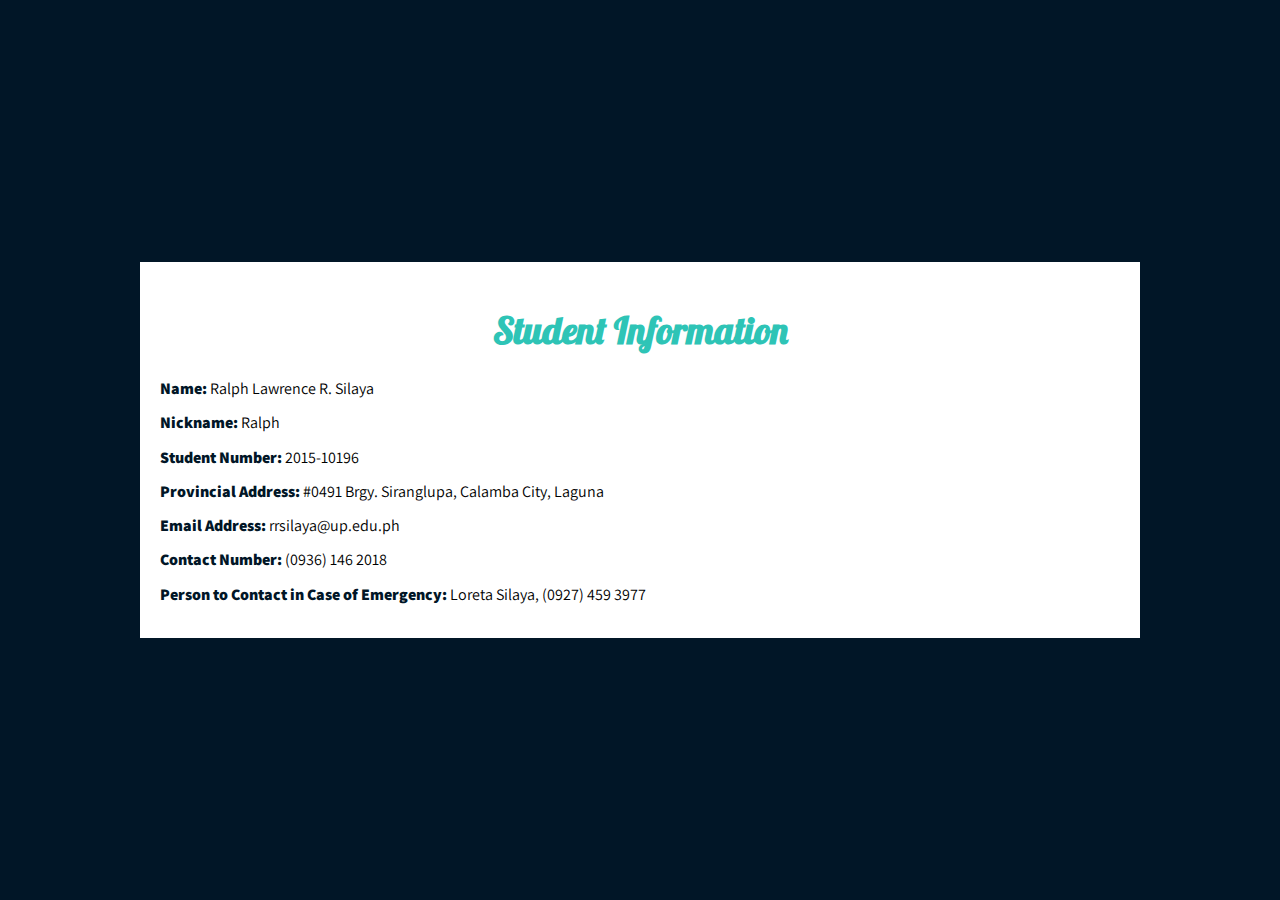
<file: index.html>
<!doctype html>
<html>
  <head>
    <title>Ralph Lawrence's</title>

    <link href="https://fonts.googleapis.com/css?family=Lobster" rel="stylesheet">
    <link href="https://fonts.googleapis.com/css?family=Assistant:400,800" rel="stylesheet">
    <link rel="stylesheet" href="./index.css">
  </head>

  <body>
    <div class="container">
      <h1 class="title">Student Information</h1>

      <div class="information">
        <p><span class="label text-blue">Name: </span>Ralph Lawrence R. Silaya</p>
        <p><span class="label text-blue">Nickname: </span>Ralph</p>
        <p><span class="label text-blue">Student Number: </span>2015-10196</p>
        <p><span class="label text-blue">Provincial Address: </span>#0491 Brgy. Siranglupa, Calamba City, Laguna</p>
        <p><span class="label text-blue">Email Address: </span>rrsilaya@up.edu.ph</p>
        <p><span class="label text-blue">Contact Number: </span>(0936) 146 2018</p>
        <p><span class="label text-blue">Person to Contact in Case of Emergency: </span>Loreta Silaya, (0927) 459 3977</p>
      </div>
    </div>
  </body>
</html>
</file>
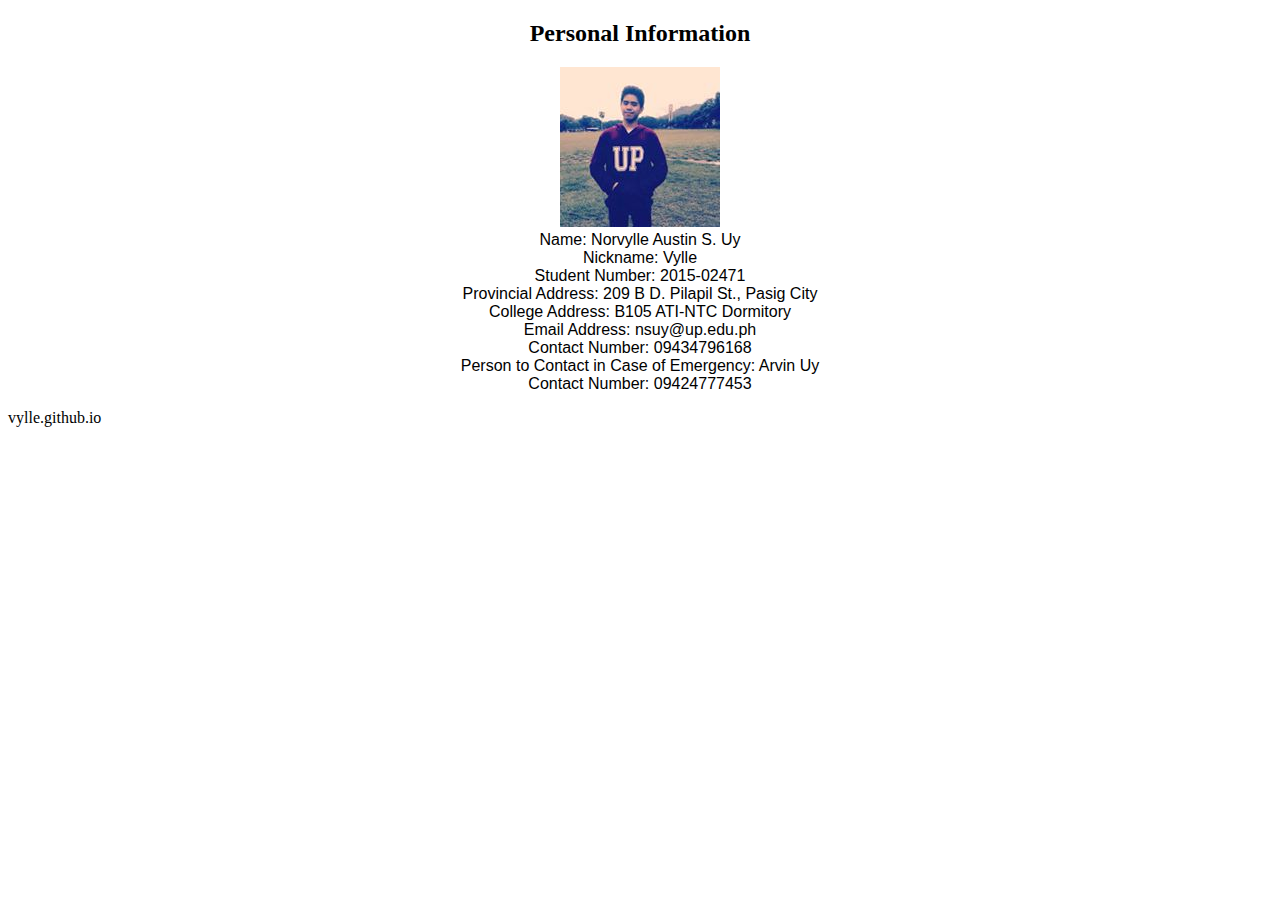
<file: norvylle/index.html>
<!DOCTYPE html>
<html>
<link rel="stylesheet" type="text/css" href="style.css">
<head>
	<title>Personal Information</title>
</head>
<body>
	<h2 id="header">Personal Information</h2>
	<p>
	<img src="vylle.jpg" alt="Isko"><br>
	Name: Norvylle Austin S. Uy
	<br>Nickname: Vylle
	<br>Student Number: 2015-02471
	<br>Provincial Address: 209 B D. Pilapil St., Pasig City
	<br>College Address: B105 ATI-NTC Dormitory
	<br>Email Address: nsuy@up.edu.ph
	<br>Contact Number: 09434796168
	<br>Person to Contact in Case of Emergency: Arvin Uy
	<br>Contact Number: 09424777453</p>
</body>
</html> vylle.github.io
</file>
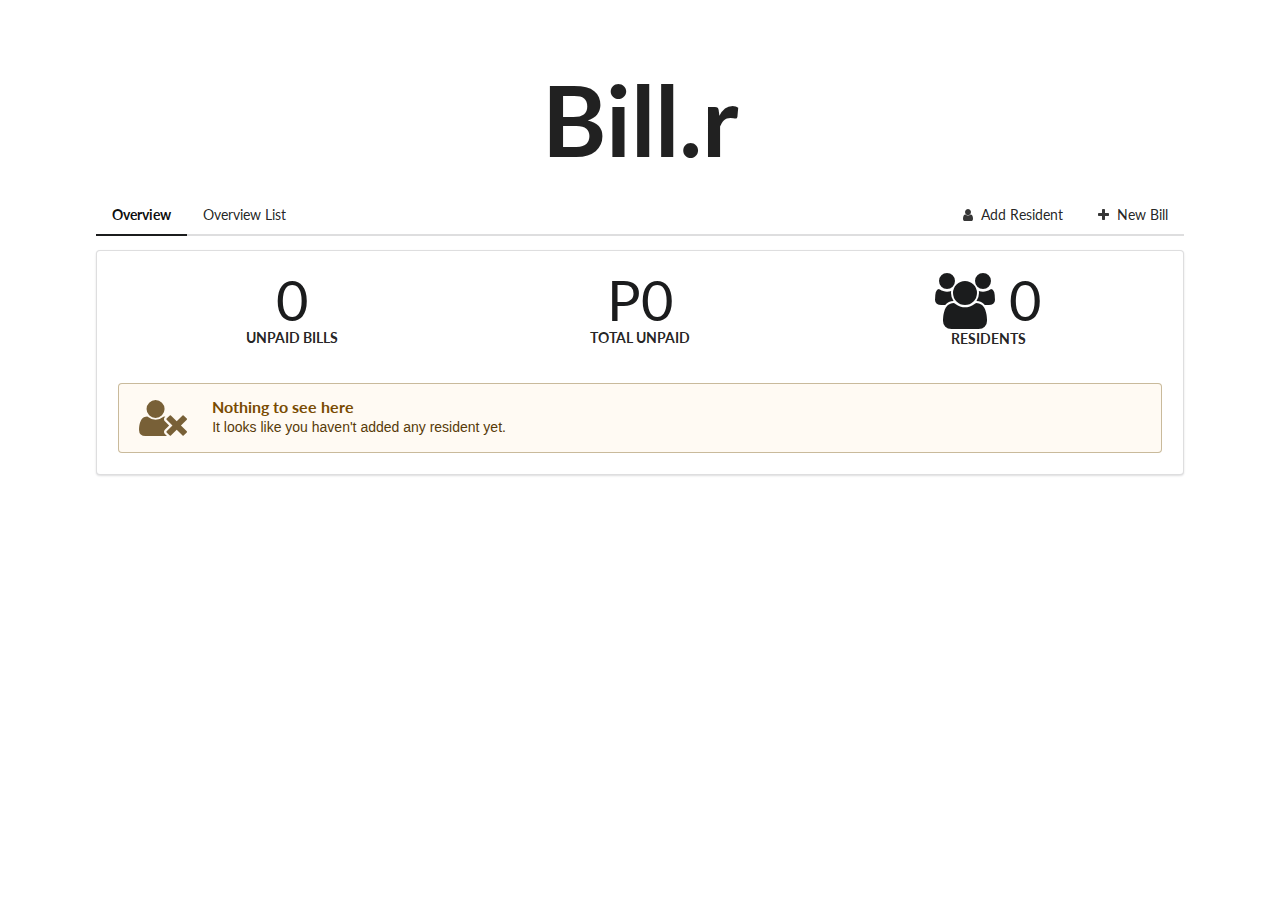
<file: apps/bill.r/index.html>
<!DOCTYPE html><html lang="en"><head><meta charset="utf-8"><meta name="viewport" content="width=device-width,initial-scale=1"><link rel="shortcut icon" href="/apps/bill.r/favicon.ico"><title>Bill.r</title><link href="/apps/bill.r/static/css/main.a4a655fd.css" rel="stylesheet"></head><body><div id="app"></div><script type="text/javascript" src="/apps/bill.r/static/js/main.bdcae08b.js"></script></body></html>
</file>
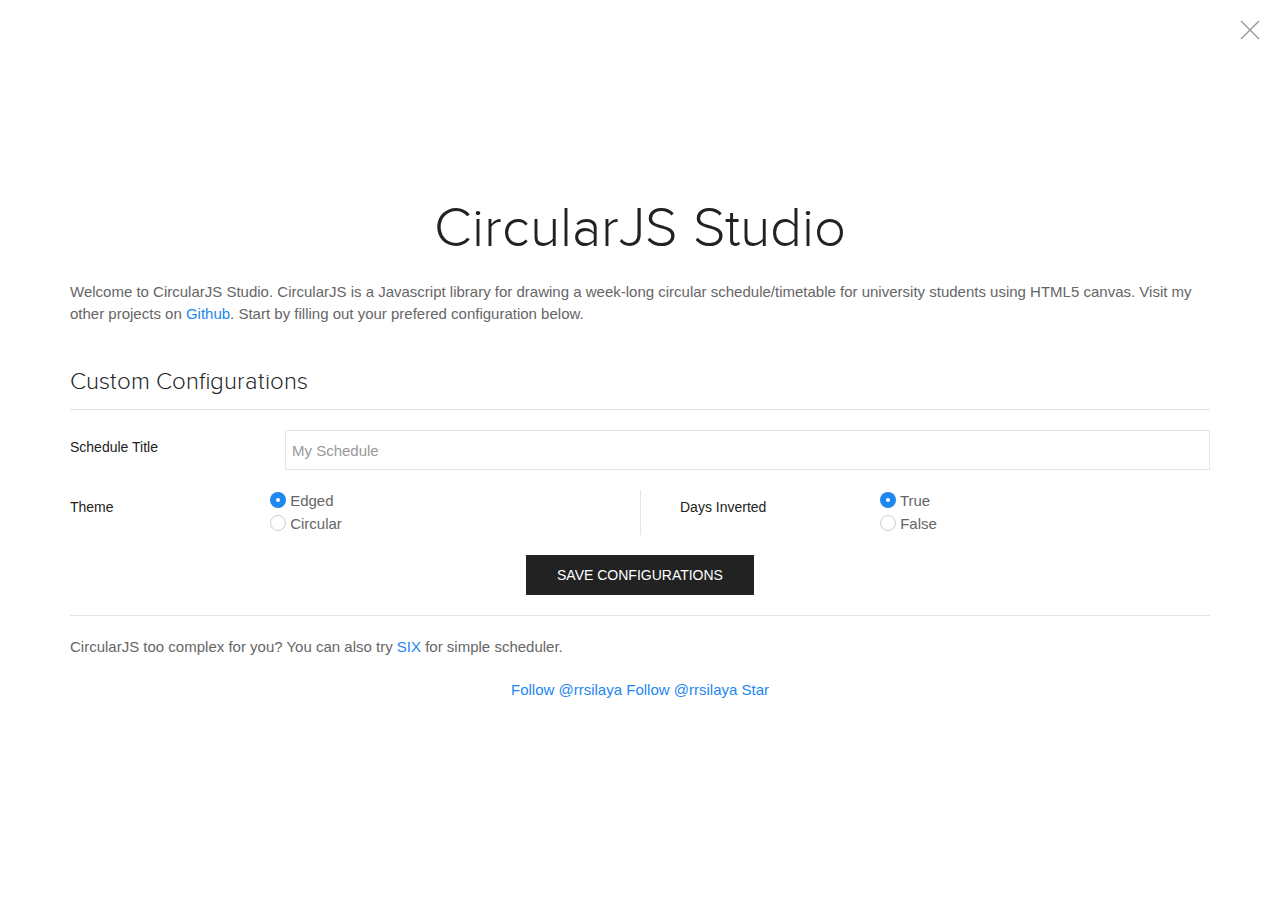
<file: apps/circl.r/index.html>
<!DOCTYPE html>
<html>
<head>
	<title>circl.r - CircularJS Studio</title>

	<link rel="stylesheet" type="text/css" href="fonts/lineto/lineto-font.css" />
	<link rel="stylesheet" type="text/css" href="css/theme.css" />
	<link rel="stylesheet" type="text/css" href="css/index.css" />
</head>

<body>
<div class="uk-offcanvas-content">
	<div id="loader-wrapper"><div uk-spinner></div></div>
	<!-- Workarea -->
	<div id="workarea">
		<canvas id="circular" height="600" width="950">
			HTML5 Canvas is not supported in your browser.
		</canvas>
	</div>

	<div id="hamburger">
		<a href="#" uk-icon="icon: menu" id="showControls"></a>
	</div>

	<!-- Controls -->
	<div id="controls" uk-offcanvas="mode: reveal;">
		<div class="uk-offcanvas-bar">
			<button class="uk-offcanvas-close" type="button" uk-close></button>
			<h2 class="uk-text-center">CircularJS Studio</h3>

			<div class="uk-text-center">
				<button class="uk-button uk-button-default uk-button-small" id="credits">Setup</button>
				<button class="uk-button uk-button-default uk-button-small" id="download">Download</button>
			</div>

			<h4 class="uk-heading-divider">Add Class</h4>
			<form>
				<div class="uk-margin">
					<input class="uk-input" type="text" placeholder="Course" id="coursetitle">
				</div>

				<div class="uk-margin uk-grid-small" uk-grid>
					<div class="uk-width-1-2@s">
						<input class="uk-input" type="text" placeholder="Room" id="room">
					</div>
					<div class="uk-width-1-2@s">
						<input class="uk-input" type="text" placeholder="Section" id="section">
					</div>
				</div>

				<!-- START TIME -->
				<div class="uk-margin uk-form-stacked uk-grid-small" uk-grid>
					<div class="uk-width-1-2@m uk-width-1-1@s">
						<label class="uk-form-label">Start</label>
						<div class="uk-form-controls">
							<select class="uk-select" id="start-hh">
								<option value="7">7</option>
								<option value="8">8</option>
								<option value="9">9</option>
								<option value="10">10</option>
								<option value="11">11</option>
								<option value="12">12</option>
								<option value="13">1</option>
								<option value="14">2</option>
								<option value="15">3</option>
								<option value="16">4</option>
								<option value="17">5</option>
								<option value="18">6</option>
								<option value="19">7</option>
							</select>
						</div>
					</div>
					<div class="uk-width-1-2@m uk-width-1-1@s">
						<div class="uk-form-controls">
							<label class="uk-form-label">&nbsp;</label>
							<select class="uk-select" id="start-mm">
								<option value=":00">: 00</option>
								<option value=":15">: 15</option>
								<option value=":30">: 30</option>
								<option value=":45">: 45</option>
							</select>
						</div>
					</div>
				</div>

				<!-- END TIME -->
				<div class="uk-margin uk-form-stacked uk-grid-small" uk-grid>
					<div class="uk-width-1-2@m uk-width-1-1@s">
						<label class="uk-form-label">End</label>
						<div class="uk-form-controls">
							<select class="uk-select" id="end-hh">
								<option value="7">7</option>
								<option value="8">8</option>
								<option value="9">9</option>
								<option value="10">10</option>
								<option value="11">11</option>
								<option value="12">12</option>
								<option value="13">1</option>
								<option value="14">2</option>
								<option value="15">3</option>
								<option value="16">4</option>
								<option value="17">5</option>
								<option value="18">6</option>
								<option value="19">7</option>
							</select>
						</div>
					</div>
					<div class="uk-width-1-2@m uk-width-1-1@s">
						<div class="uk-form-controls">
							<label class="uk-form-label">&nbsp;</label>
							<select class="uk-select" id="end-mm">
								<option value=":00">: 00</option>
								<option value=":15">: 15</option>
								<option value=":30">: 30</option>
								<option value=":45">: 45</option>
							</select>
						</div>
					</div>
				</div>

				<!-- Days -->
				<div class="uk-margin uk-grid-small" id="days" uk-grid>
					<div class="uk-width-1-2@s uk-child-width-auto">
						<label><input class="uk-checkbox" type="checkbox" name="0">Monday</label><br>
						<label><input class="uk-checkbox" type="checkbox" name="1">Tuesday</label><br>
						<label><input class="uk-checkbox" type="checkbox" name="2">Wednesday</label>
					</div>
					<div class="uk-width-1-2@s uk-child-width-auto">
						<label><input class="uk-checkbox" type="checkbox" name="3">Thursday</label><br>
						<label><input class="uk-checkbox" type="checkbox" name="4">Friday</label>
					</div>
				</div>

				<div class="uk-margin uk-text-center">
					<button class="uk-button uk-button-primary" id="add-class">Add Class</button>
				</div>
			</form>

			<!-- Class List -->
			<table class="uk-table uk-table-responsive uk-table-divider">
				<thead><tr>
					<th>Course</th>
					<th class="uk-table-shrink">Actions</th>
				</tr></thead>
				<tbody>
					<tr><td colspan="2">No classes added yet.</td></tr>
				</tbody>
			</table>
		</div>
	</div>
</div>

<div id="setup-modal" class="uk-modal-full" uk-modal>
	<div class="uk-modal-dialog">
		<button class="uk-modal-close-full uk-close-large" type="button" uk-close></button>
		<div class="uk-grid-collapse uk-flex-middle" uk-grid uk-height-viewport>
			<div class="uk-padding-large">
				<h1 class="uk-heading-primary uk-text-center">CircularJS Studio</h1>
				<p>Welcome to CircularJS Studio. CircularJS is a Javascript library for drawing a week-long circular schedule/timetable for university students using HTML5 canvas. Visit my other projects on <a href="http://rrsilaya.github.io/">Github</a>. Start by filling out your prefered configuration below.</p>

				<h3 class="uk-heading-divider">Custom Configurations</h3>
				<form class="uk-form-horizontal">
					<div class="uk-margin">
						<label class="uk-form-label" for="sched-title">Schedule Title</label>
						<div class="uk-form-controls">
							<input class="uk-input" id="sched-title" type="text" placeholder="My Schedule">
						</div>
					</div>

					<div class="uk-margin uk-grid uk-grid-divider" uk-grid>
						<div class="uk-width-1-2@s">
							<div class="uk-form-label">Theme</div>
							<label><input type="radio" class="uk-radio" name="theme" value="true" checked> Edged</label><br>
							<label><input type="radio" class="uk-radio" name="theme" value="false"> Circular</label>
						</div>
						<div class="uk-width-1-2@s">
							<div class="uk-form-label">Days Inverted</div>
							<label><input type="radio" class="uk-radio" name="inversion" value="true" checked> True</label><br>
							<label><input type="radio" class="uk-radio" name="inversion" value="false"> False</label>
						</div>
					</div>
					
					<div class="uk-margin uk-text-center">
						<button class="uk-button uk-button-secondary" id="save-config">Save Configurations</button>
					</div>
				</form>

				<hr>
				<p>
					CircularJS too complex for you? You can also try <a href="http://rrsilaya.github.io/apps/SIX/">SIX</a> for simple scheduler.
				</p>

				<div class="uk-margin uk-text-center">
					<a class="twitter-follow-button"
						href="https://twitter.com/rrsilaya"
						data-size="large">
						Follow @rrsilaya</a>
					<a class="github-button" href="https://github.com/rrsilaya" data-size="large" data-show-count="true" aria-label="Follow @rrsilaya on GitHub">Follow @rrsilaya</a>

					<a class="github-button" href="https://github.com/rrsilaya/CircularJS" data-size="large" data-show-count="true" aria-label="Star rrsilaya/CircularJS on GitHub">Star</a>
				</div>
			</div>
		</div>
	</div>
</div>

<!-- Scripts -->
<script src="js/jquery.min.js"></script>
<script src="js/uikit.min.js"></script>
<script src="js/uikit-icons.min.js"></script>
<script src="js/circular.js"></script>
<script src="js/index.js"></script>

<script>
window.twttr = (function(d, s, id) {
	var js, fjs = d.getElementsByTagName(s)[0],
		t = window.twttr || {};
	if (d.getElementById(id)) return t;
	js = d.createElement(s);
	js.id = id;
	js.src = "https://platform.twitter.com/widgets.js";
	fjs.parentNode.insertBefore(js, fjs);

	t._e = [];
	t.ready = function(f) {
		t._e.push(f);
	};

	return t;
}(document, "script", "twitter-wjs"));
</script>
<script async defer src="https://buttons.github.io/buttons.js"></script>
</body>
</html>
</file>
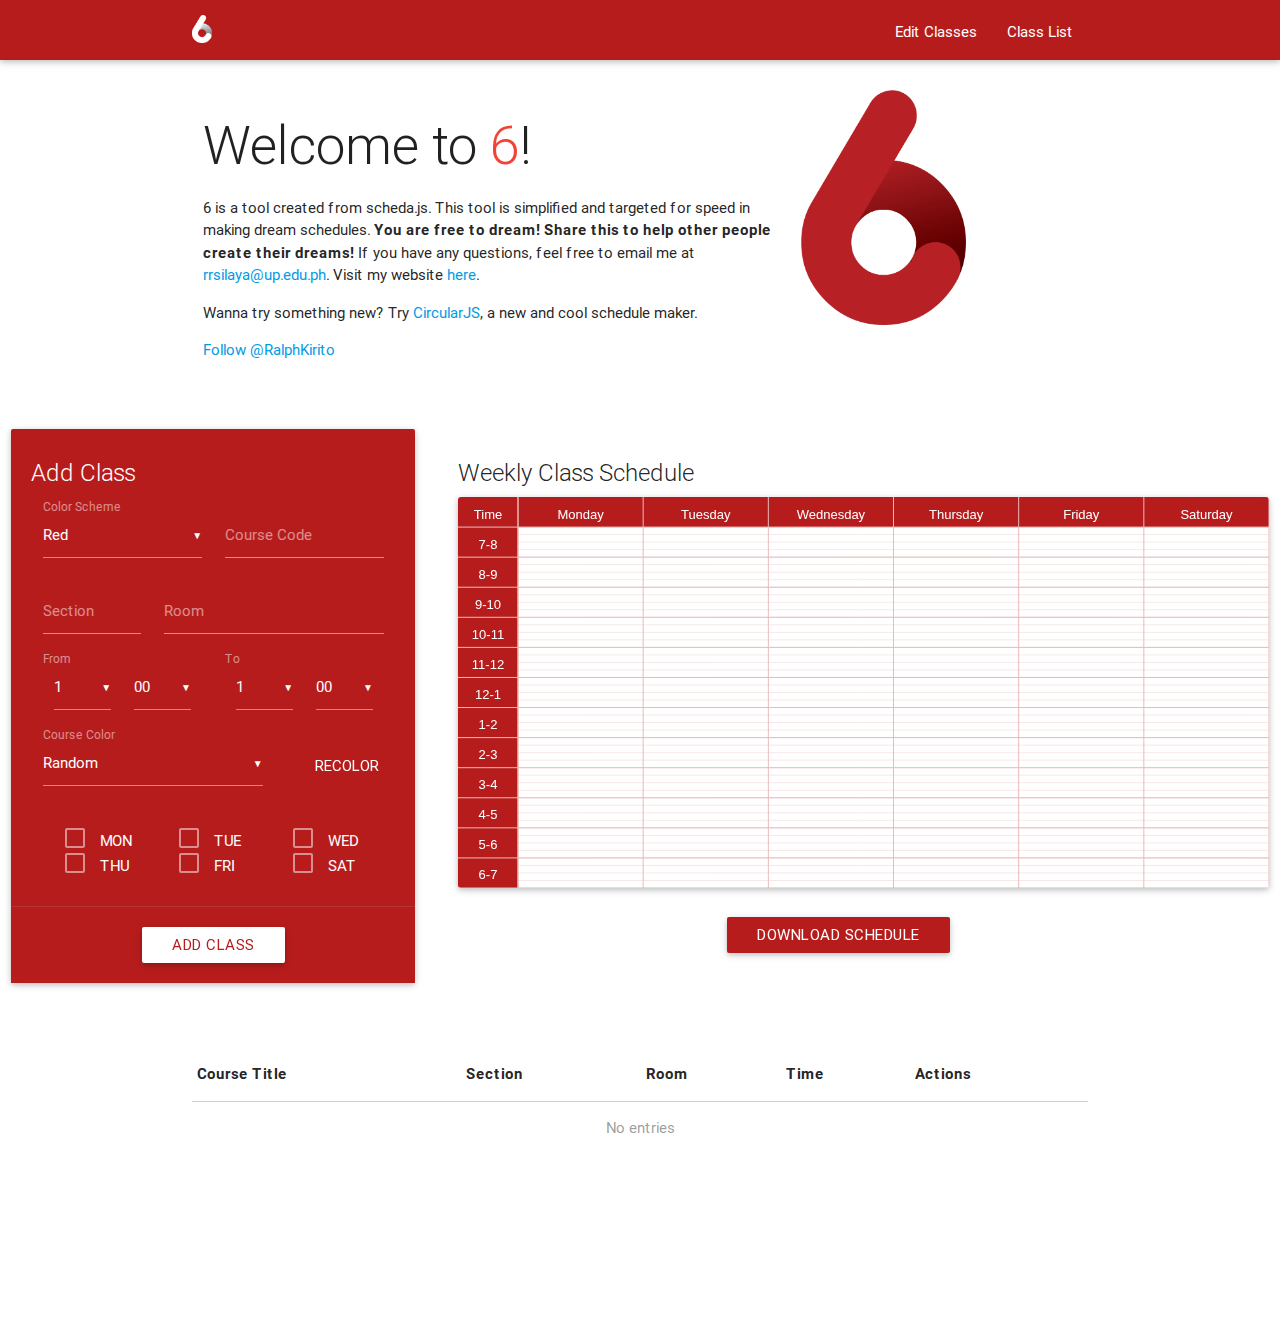
<file: apps/SIX/index.html>
<!DOCTYPE html>
<html>
<head>
   <title>6 :: Honor and Excellence</title>
   <link rel="stylesheet" type="text/css" href="../../css/materialize.min.css">
   <link rel="stylesheet" type="text/css" href="../../css/material-icons.css">
   <link rel="stylesheet" type="text/css" href="assets/main.css">
   <link rel="shortcut icon" href="assets/favicon.ico" type="image/x-icon">
   <link rel="icon" href="assets/favicon.ico" type="image/x-icon">
</head>

<body>
<nav class="red darken-4">
<div class="nav-wrapper container">
   <a class="brand-logo"><img src="assets/logo-02.png" height="28px"></a>
   <ul class="right">
      <li><a href="#edit-class">Edit Classes</a></li>
      <li><a href="#class-table">Class List</a></li>
   </ul>
</div>
</nav>

<div class="row container">
<div class="col s8">
<h2 class="light">Welcome to <span class="red-text">6</span>!</h2>
<p>6 is a tool created from scheda.js. This tool is simplified and targeted for speed in making dream schedules. <span class="bold">You are free to dream! Share this to help other people create their dreams!</span> If you have any questions, feel free to email me at <a href="mailto:rrsilaya@up.edu.ph">rrsilaya@up.edu.ph</a>. Visit my website <a href="../../index.html">here</a>.</p><p>Wanna try something new? Try <a href="../circl.r/index.html">CircularJS</a>, a new and cool schedule maker.</p>
<p><a href="https://twitter.com/RalphKirito" class="twitter-follow-button" data-size="large" data-show-count="false">Follow @RalphKirito</a><script async src="../../js/widgets.js" charset="utf-8"></script></p>
</div>
<div class="col s4">
   <img src="assets/logo-01.png" style="width: 60%;">
</div>
</div>

<div class="row section scrollspy" id="edit-class">
<div class="col s4">
<div class="card red darken-4">
<div class="row card-content white-text">
<span class="card-title">Add Class</span>
<form class="col s12" id="add">
   <div class="input-field col s6">
      <select id="colors">
         <option value="red" selected>Red</option>
         <option value="mnBlue">Blue-Gray</option>
         <option value="teal">Teal</option>
         <option value="blue">Blue</option>
         <option value="lavender">Lavender</option>
         <option value="orange">Orange</option>
         <option value="charcoal">Charcoal</option>
      </select>
      <label for="colors">Color Scheme</label>
   </div>

   <div class="input-field col s6">
      <input id="course-title" type="text">
      <label for="course-title">Course Code</label>
   </div>
   <div class="input-field col s4">
      <input id="course-section" type="text">
      <label for="course-section">Section</label>
   </div>
   <div class="input-field col s8">
      <input id="course-rm" type="text">
      <label for="course-rm">Room</label>
   </div>

   <div class="input-field col s6">
      <div class="col s6">
         <select id="from-hh">
            <option value="1" selected>1</option>
            <option value="2">2</option>
            <option value="3">3</option>
            <option value="4">4</option>
            <option value="5">5</option>
            <option value="6">6</option>
            <option value="7">7</option>
            <option value="8">8</option>
            <option value="9">9</option>
            <option value="10">10</option>
            <option value="11">11</option>
            <option value="12">12</option>
         </select>
         <label for="from-hh">From</label>
      </div>
      <div class="col s6">
         <select id="from-mm">
            <option value="00" selected>00</option>
            <option value="15">15</option>
            <option value="30">30</option>
            <option value="45">45</option>
         </select>
         <label for="from-mm"></label>
      </div>
   </div>
   <div class="input-field col s6">
      <div class="col s6">
         <select id="to-hh">
            <option value="1" selected>1</option>
            <option value="2">2</option>
            <option value="3">3</option>
            <option value="4">4</option>
            <option value="5">5</option>
            <option value="6">6</option>
            <option value="7">7</option>
            <option value="8">8</option>
            <option value="9">9</option>
            <option value="10">10</option>
            <option value="11">11</option>
            <option value="12">12</option>
         </select>
         <label for="to-hh">To</label>
      </div>
      <div class="col s6">
         <select id="to-mm">
            <option value="00" selected>00</option>
            <option value="15">15</option>
            <option value="30">30</option>
            <option value="45">45</option>
         </select>
         <label for="to-mm"></label>
      </div>
   </div>

   <div class="input-field col s8">
      <select id="course-color">
         <option value="rand" selected>Random</option>
         <option value="#1abc9c">Teal</option>
         <option value="#27ae60">Green</option>
         <option value="#3498db">Blue</option>
         <option value="#8e44ad">Lavender</option>
         <option value="#2c3e50">Blue-Gray</option>
         <option value="#f39c12">Orange</option>
         <option value="#b71c1c">Red</option>
         <option value="#424242">Charcoal</option>
         <option value="#3E2723">Brown</option>
         <option value="#E91E63">Pink</option>
         <option value="#00BCD4">Cyan</option>
         <option value="#3F51B5">Indigo</option>
         <option value="#000000">Black</option>
         <option value="#FF5722">Deep Orange</option>
         <option value="#C0CA33">Lime</option>
         <option value="#FFB300">Amber</option>
         <option value="#727272">Gray</option>
         <option value="#FF4081">Fuchsia</option>
         <option value="#7C4DFF">Deep Purple</option>
      </select>
      <label for="course-color">Course Color</label>
   </div>
   <div class="input-field col s4">
      <a class="btn-flat white-text waves-effect waves-light tooltipped" id="reco" onClick="scheda.repaint();" data-tooltip="Recolor Random Colored Classes" data-position="top">Recolor</a>
   </div>

   <div class="input-field col s12">
      <div class="col s4"><input type="checkbox" class="filled-in days" id="M">
      <label for="M">MON</label></div>
      <div class="col s4"><input type="checkbox" class="filled-in days" id="T">
      <label for="T">TUE</label></div>
      <div class="col s4"><input type="checkbox" class="filled-in days" id="W">
      <label for="W">WED</label></div>
      <div class="col s4"><input type="checkbox" class="filled-in days" id="Th">
      <label for="Th">THU</label></div>
      <div class="col s4"><input type="checkbox" class="filled-in days" id="F">
      <label for="F">FRI</label></div>
      <div class="col s4"><input type="checkbox" class="filled-in days" id="S">
      <label for="S">SAT</label></div>
   </div>

</form>

</div>
<div class="card-action center">
<button class="btn white red-text text-darken-4 waves-effect" onClick="addfxn();">ADD CLASS</button>
</div>

</div></div>

<div class="col s8">
<div class="card white" style="box-shadow: none;">
   <div class="card-content">
   <span class="card-title">Weekly Class Schedule</span>
   <canvas id="6-sched" class="z-depth-1"></canvas>
   <div id="dl-link"><a class="btn center red darken-4 white-text waves-effect waves-light" onClick="scheda.downloadSchedule();" id="dl">Download Schedule</a></div>
   </div>
</div>
</div>
</div>

<div class="container center scrollspy section" id="class-table">
   <table class="highlight">
   <thead>
   <tr>
      <th>Course Title</th>
      <th>Section</th>
      <th>Room</th>
      <th>Time</th>
      <th>Actions</th>
   </tr>
   </thead>
   <tbody id="class-list">
   <tr>
      <td colspan="5" class="center disabled">No entries</td>
   </tr>
   </tbody>
   </table>
</div>
<!-- Script -->
<script type="text/javascript" src="../../js/jquery-3.0.0.min.js"></script>
<script type="text/javascript" src="../../js/materialize.min.js"></script>
<script type="text/javascript" src="assets/scheda.js"></script>
<script type="text/javascript" src="assets/main.js"></script>

</body>
</html>
</file>
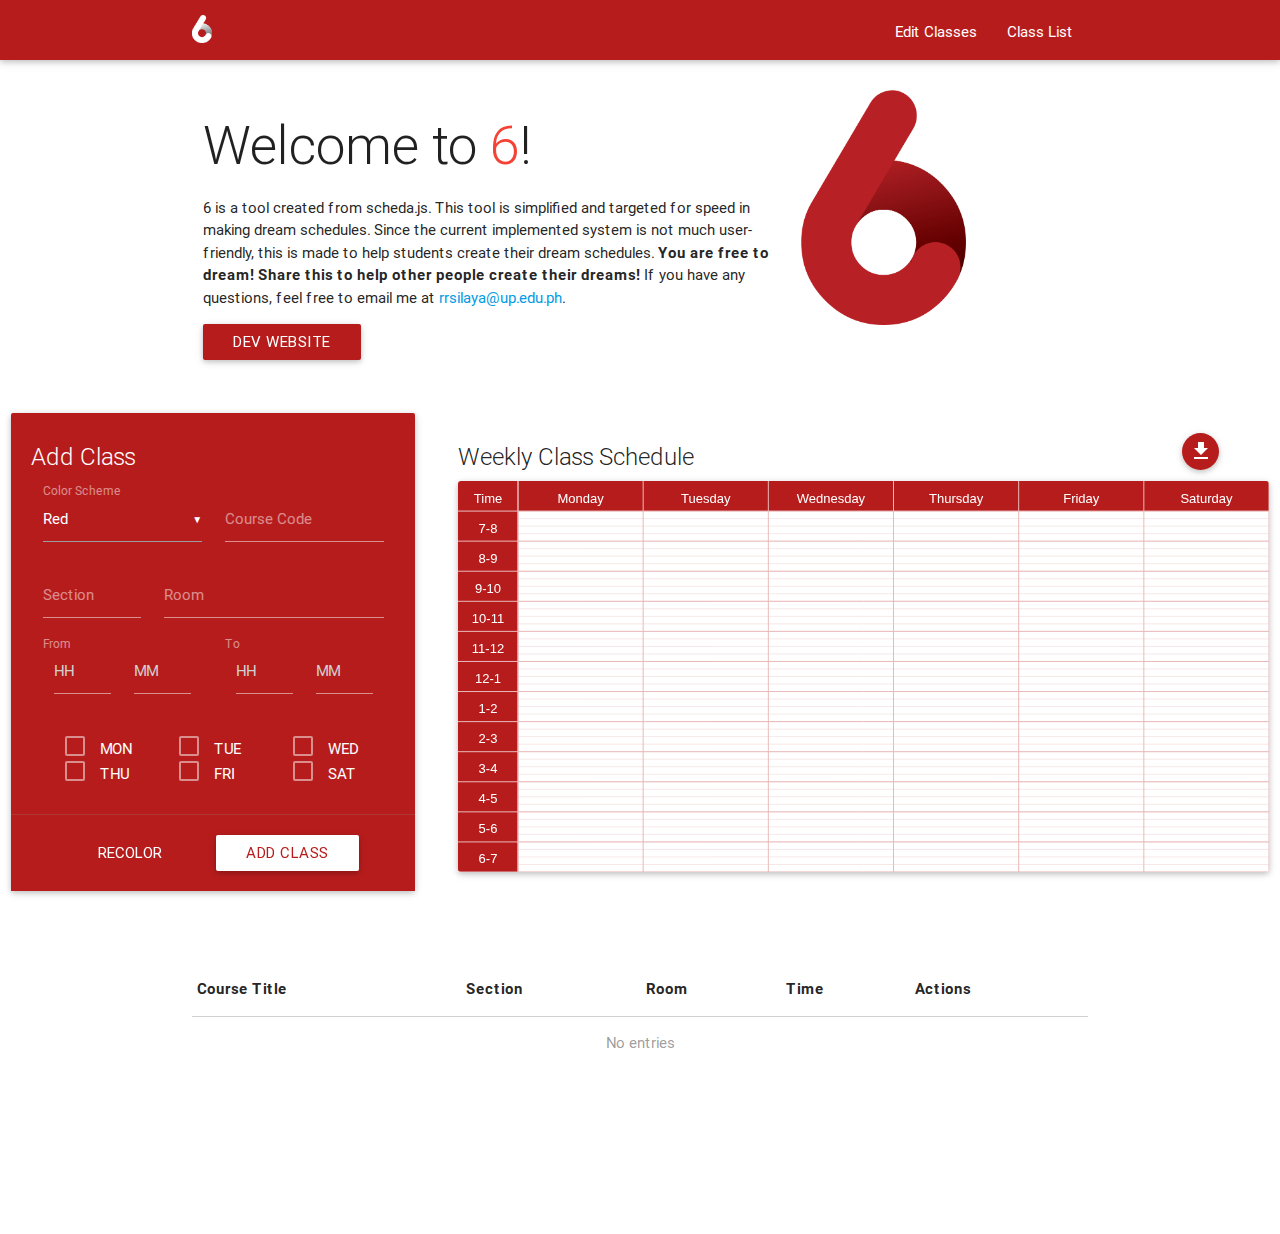
<file: i/6/index.html>
<!DOCTYPE html>
<html>
<head>
   <title>6 - Honor and Excellence</title>
   <link rel="stylesheet" type="text/css" href="../../css/materialize.min.css">
   <link rel="stylesheet" type="text/css" href="../../css/material-icons.css">
   <link rel="stylesheet" type="text/css" href="assets/main.css">
   <link rel="shortcut icon" href="assets/favicon.ico" type="image/x-icon">
   <link rel="icon" href="assets/favicon.ico" type="image/x-icon">
</head>

<body>
<nav class="red darken-4">
<div class="nav-wrapper container">
   <a class="brand-logo"><img src="assets/logo-02.png" height="28px"></a>
   <ul class="right">
      <li><a href="#edit-class">Edit Classes</a></li>
      <li><a href="#class-table">Class List</a></li>
   </ul>
</div>
</nav>

<div class="row container">
<div class="col s8">
<h2 class="light">Welcome to <span class="red-text">6</span>!</h2>
<p>6 is a tool created from scheda.js. This tool is simplified and targeted for speed in making dream schedules. Since the current implemented system is not much user-friendly, this is made to help students create their dream schedules. <span class="bold">You are free to dream! Share this to help other people create their dreams!</span> If you have any questions, feel free to email me at <a href="mailto:rrsilaya@up.edu.ph">rrsilaya@up.edu.ph</a>.</p>
<a href="../../index.html" class="btn red darken-4 white-text btn waves-effect waves-light">Dev Website</a>
</div>
<div class="col s4">
   <img src="assets/logo-01.png" style="width: 60%;">
</div>
</div>

<div class="row section scrollspy" id="edit-class">
<div class="col s4">
<div class="card red darken-4">
<div class="row card-content white-text">
<span class="card-title">Add Class</span>
<form class="col s12" id="add">
   <div class="input-field col s6">
      <select class="icons" id="colors">
         <option value="red" selected>Red</option>
         <option value="mnBlue">Blue-Gray</option>
         <option value="teal">Teal</option>
         <option value="blue">Blue</option>
         <option value="lavender">Lavender</option>
         <option value="orange">Orange</option>
         <option value="charcoal">Charcoal</option>
      </select>
      <label for="colors">Color Scheme</label>
   </div>

   <div class="input-field col s6">
      <input id="course-title" type="text">
      <label for="course-title">Course Code</label>
   </div>
   <div class="input-field col s4">
      <input id="course-section" type="text">
      <label for="course-section">Section</label>
   </div>
   <div class="input-field col s8">
      <input id="course-rm" type="text">
      <label for="course-rm">Room</label>
   </div>

   <div class="input-field col s6">
      <div class="col s6">
         <input placeholder="HH" id="from-hh" type="number">
         <label for="from-hh">From</label>
      </div>
      <div class="col s6">
         <input placeholder="MM" id="from-mm" type="number">
         <label for="from-mm"></label>
      </div>
   </div>
   <div class="input-field col s6">
      <div class="col s6">
         <input placeholder="HH" id="to-hh" type="number">
         <label for="to-hh">To</label>
      </div>
      <div class="col s6">
         <input placeholder="MM" id="to-mm" type="number">
         <label for="to-mm"></label>
      </div>
   </div>

   <div class="input-field col s12">
      <div class="col s4"><input type="checkbox" class="filled-in days" id="M">
      <label for="M">MON</label></div>
      <div class="col s4"><input type="checkbox" class="filled-in days" id="T">
      <label for="T">TUE</label></div>
      <div class="col s4"><input type="checkbox" class="filled-in days" id="W">
      <label for="W">WED</label></div>
      <div class="col s4"><input type="checkbox" class="filled-in days" id="Th">
      <label for="Th">THU</label></div>
      <div class="col s4"><input type="checkbox" class="filled-in days" id="F">
      <label for="F">FRI</label></div>
      <div class="col s4"><input type="checkbox" class="filled-in days" id="S">
      <label for="S">SAT</label></div>
   </div>
</form>

</div>
<div class="card-action center">
<a class="btn-flat white-text waves-effect waves-light" onClick="scheda.repaint();">Recolor</a>
<button class="btn white red-text text-darken-4 waves-effect" onClick="addfxn();">ADD CLASS</button>
</div>

</div></div>

<div class="col s8">
<div class="card white" style="box-shadow: none;">
   <div class="card-content">
   <span class="card-title">Weekly Class Schedule</span>
   <a class="btn-floating btn right red darken-4 white-text waves-effect waves-light" onClick="scheda.downloadSchedule();" id="dl"><i class="material-icons">file_download</i></a>
   <canvas id="6-sched" class="z-depth-1"></canvas>
   </div>
</div>
</div>
</div>

<div class="container center scrollspy section" id="class-table">
   <table class="highlight">
   <thead>
   <tr>
      <th>Course Title</th>
      <th>Section</th>
      <th>Room</th>
      <th>Time</th>
      <th>Actions</th>
   </tr>
   </thead>
   <tbody id="class-list">
   <tr>
      <td colspan="5" class="center disabled">No entries</td>
   </tr>
   </tbody>
   </table>
</div>

<!-- Script -->
<script type="text/javascript" src="../../js/jquery-3.0.0.min.js"></script>
<script type="text/javascript" src="../../js/materialize.min.js"></script>
<script type="text/javascript" src="assets/scheda.js"></script>
<script type="text/javascript" src="assets/main.js"></script>

</body>
</html>
</file>
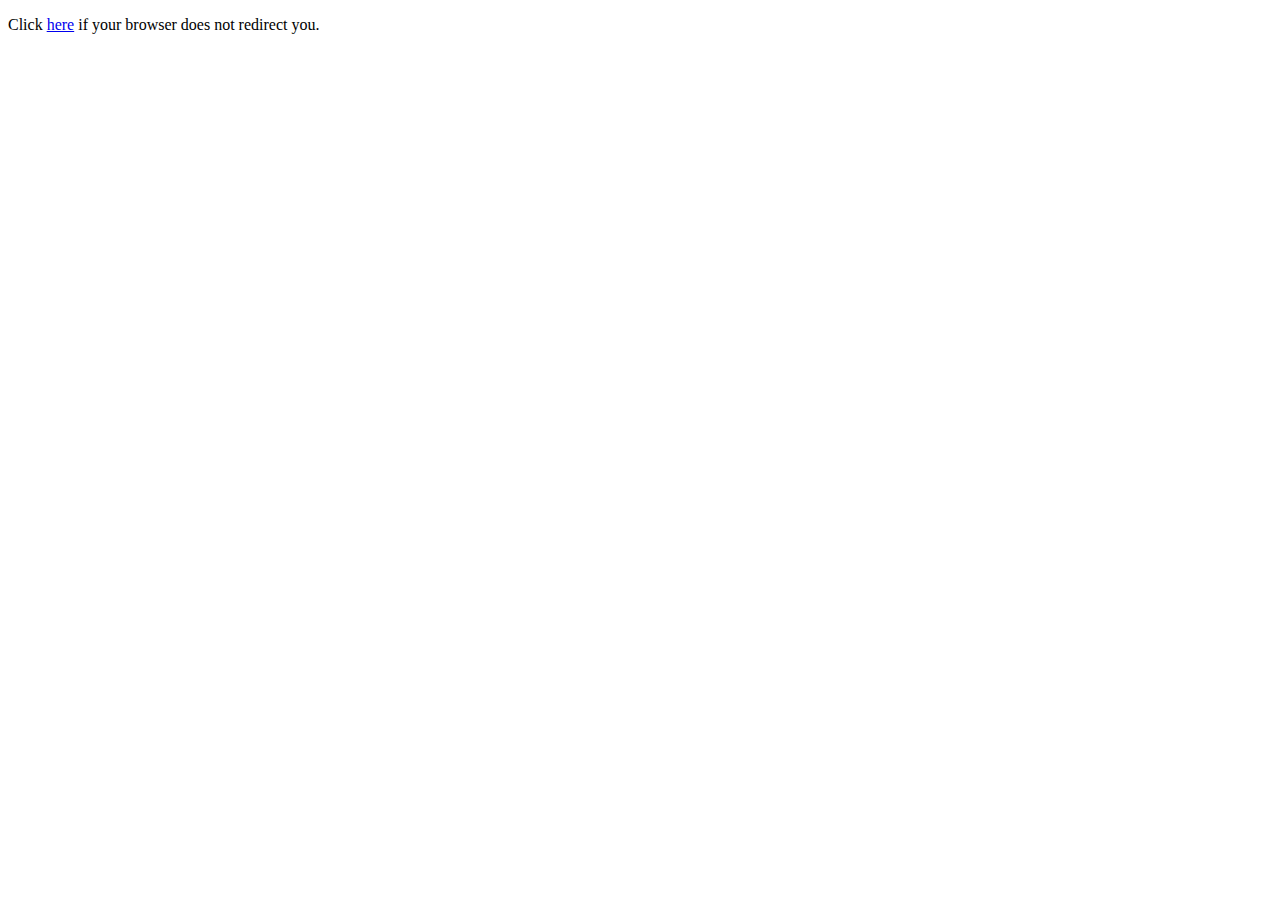
<file: i/SIX/index.html>
<!DOCTYPE html>
<html>
	<head>
		<title>Redirecting...</title>
		<meta http-equiv="refresh" content"0;
		url=http://rrsilaya.github.io/apps/SIX/" />
	</head>

	<body>
		<p>Click <a href="http://rrsilaya.github.io/">here</a> if your browser
		does not redirect you.</p>
	</body>
</html>
</file>
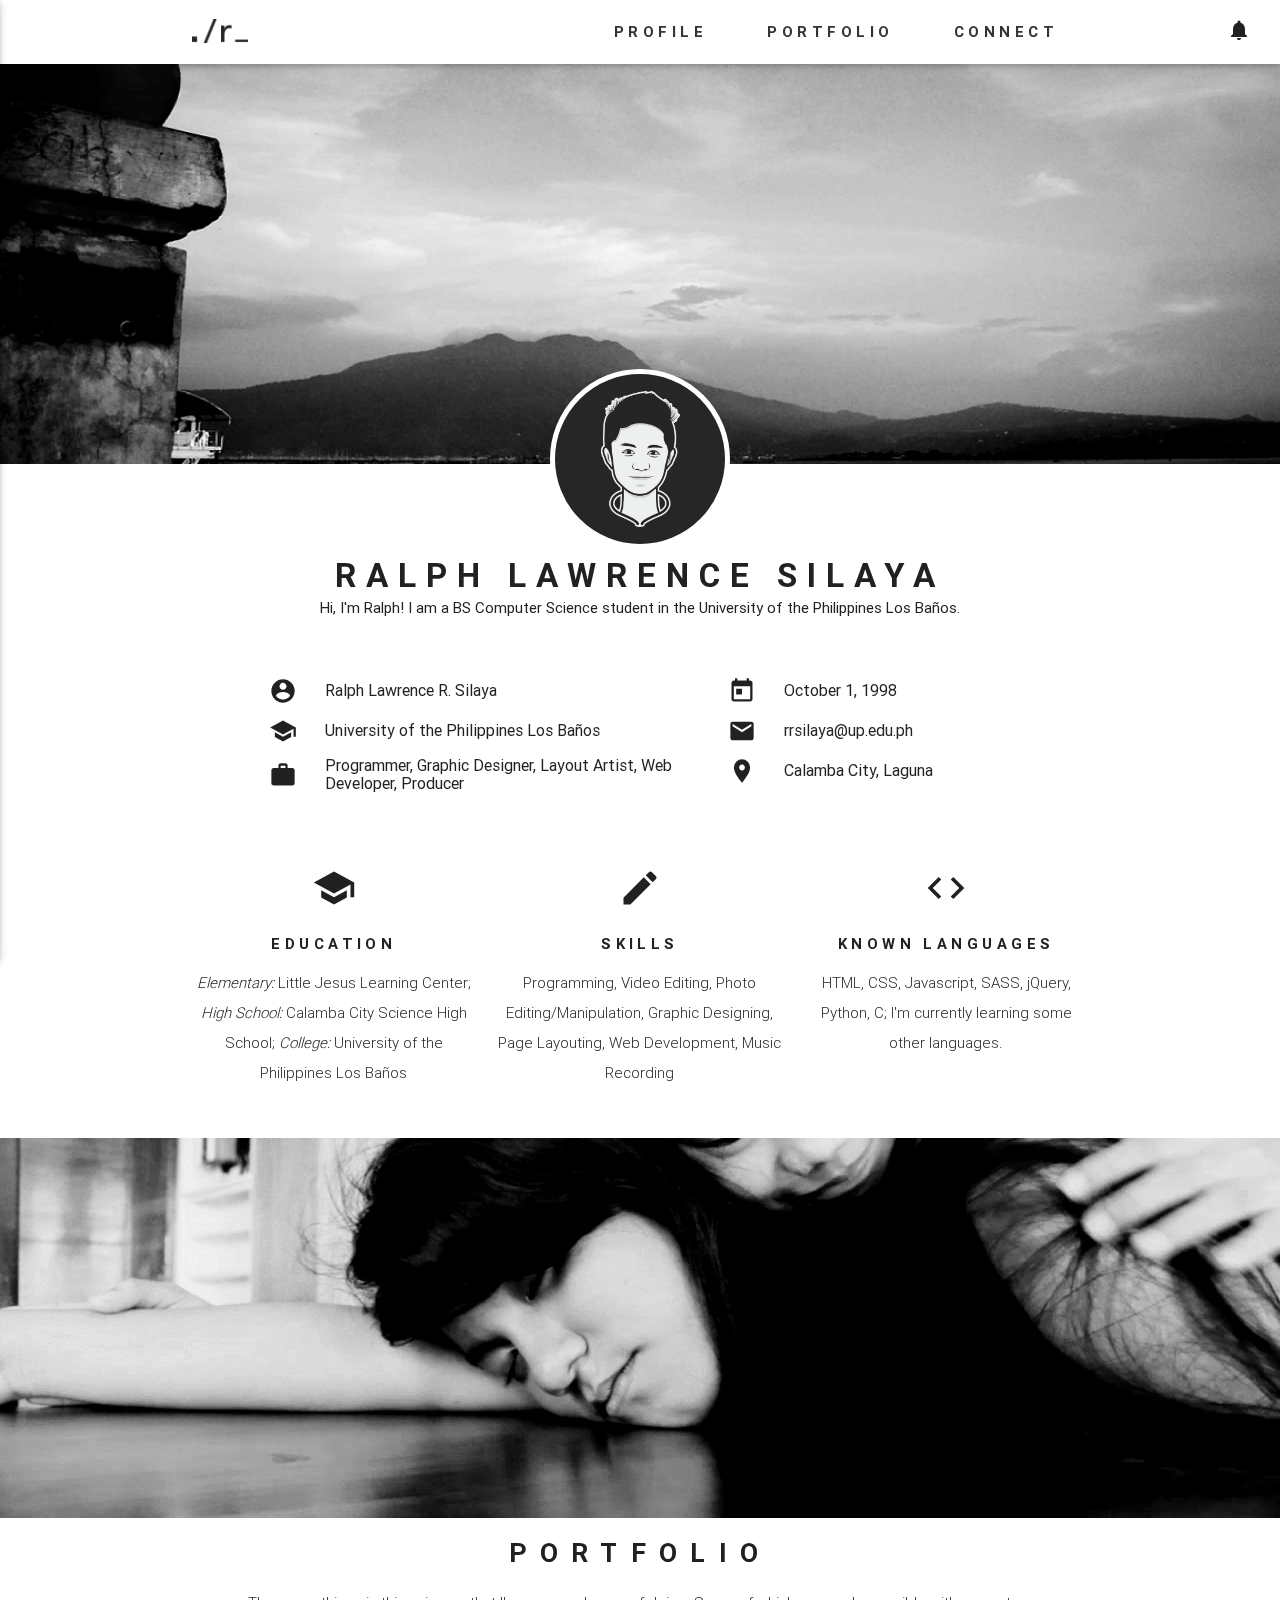
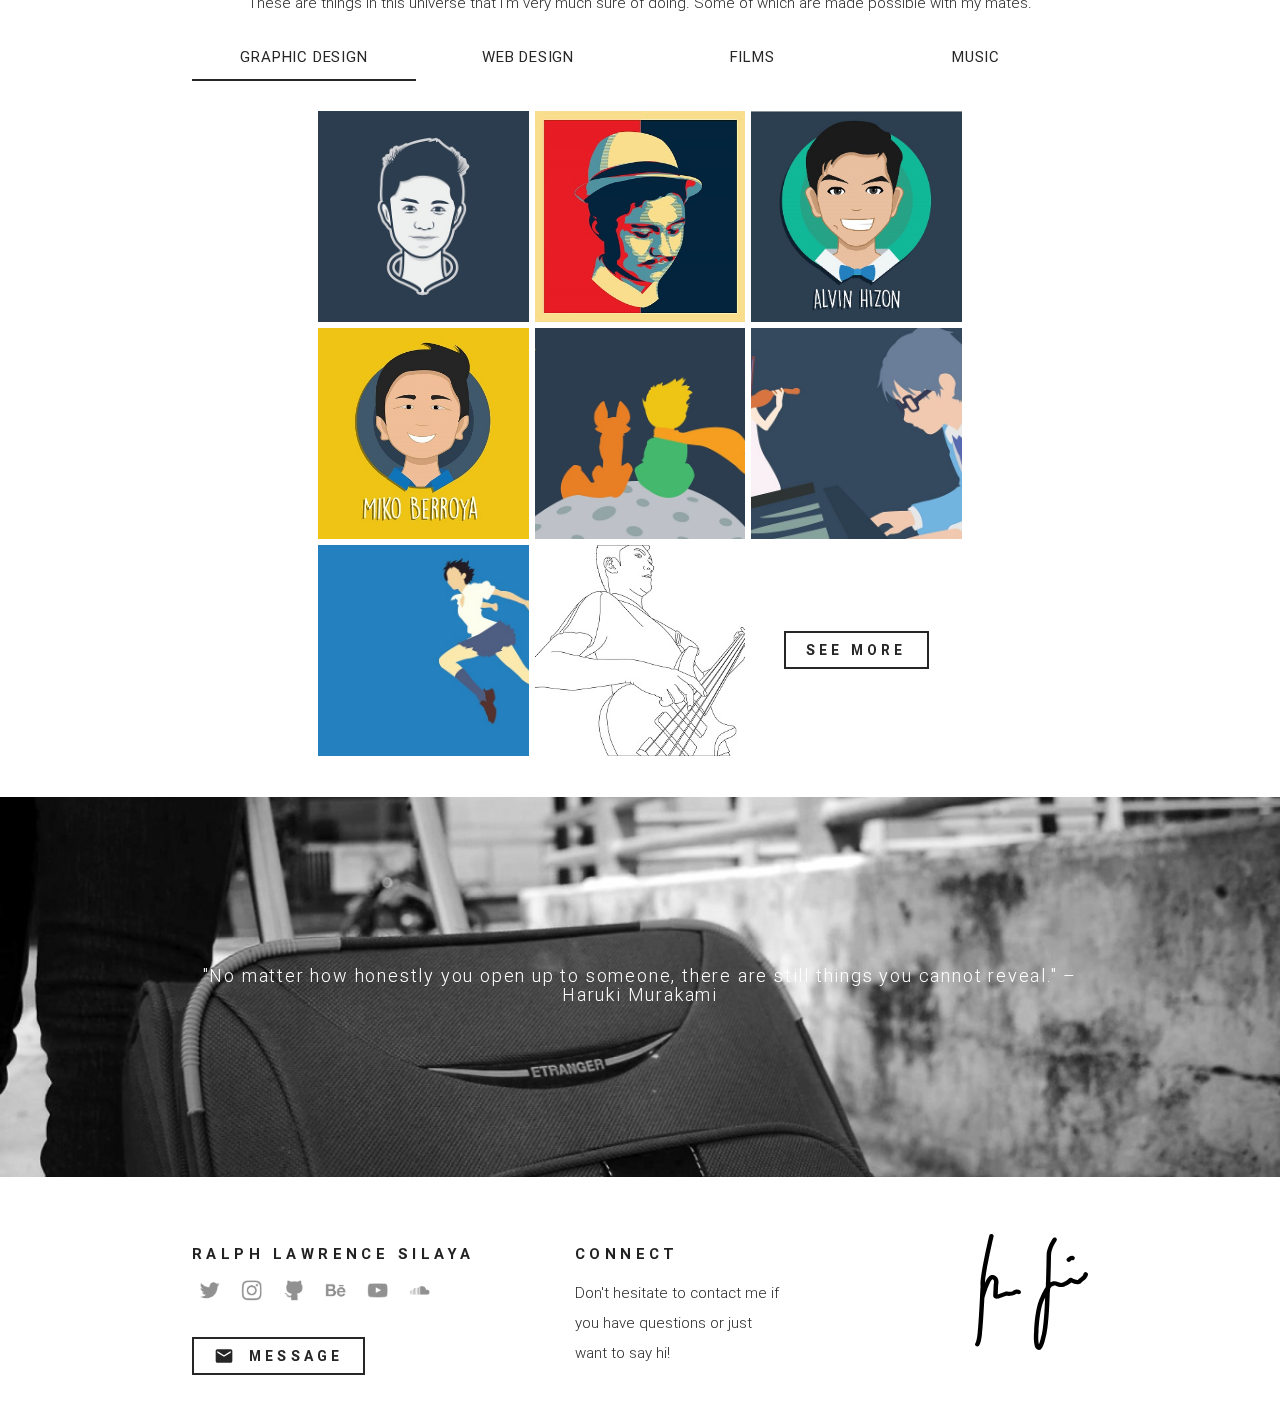
<file: home.html>
<!DOCTYPE html>
<head>
  <meta http-equiv="Content-Type" content="text/html; charset=UTF-8"/>
  <meta name="viewport" content="width=device-width, initial-scale=1, maximum-scale=1.0, user-scalable=no"/>
  <title>Ralph Lawrence's</title>


  <link href="css/material-icons.css" rel="stylesheet">
  <link href="css/materialize.min.css" type="text/css" rel="stylesheet" media="screen,projection"/>
  <link href="css/main.css" type="text/css" rel="stylesheet" media="screen,projection"/>

  <link rel="icon" href="img/favicon.ico" type="image/x-icon"/>
  <link rel="shortcut icon" href="img/favicon.ico" type="image/x-icon"/>
</head>

<body>
<!-- PRELOADER -->
<div id="loading-wrapper">
	<div id="loader">
		<div class="imghandle">
			<img src="img/SVG Black.svg">
			<div class="progress loader">
				<div class="indeterminate"></div>
			</div>
		</div>
	</div>

	<div class="loader-section section-left"></div>
	<div class="loader-section section-right"></div>

</div>

<div class="navbar-fixed">
  <nav class="white" role="navigation">
  	<div class="right grey-text text-darken-4 notif"><i class="material-icons"><a class="waves-effect grey-text text-darken-4 modal-trigger tooltipped" data-tooltip="View Notifications" data-position="left" href="#notifications">notifications</i></a></div>

    <div class="nav-wrapper container">
      <a id="logo-container" href="#index-banner" class="brand-logo"><img src="img/logo.gif"></a>

      <ul class="right hide-on-med-and-down">
        <li><a href="#profile" class="btn-flat lnk">PROFILE</a></li>
        <li><a href="#works" class="btn-flat lnk">PORTFOLIO</a></li>
        <li><a href="#contact" class="btn-flat lnk">CONNECT</a></li>
      </ul>

      <ul id="nav-mobile" class="side-nav">
      	<li class="logo"><div class="side-logo"><img src="img/SVG Black.svg"></div></li>
        <li><a href="#profile" class="btn-flat lnk">PROFILE</a></li>
        <li><a href="#works" class="btn-flat lnk">PORTFOLIO</a></li>
        <li><a href="#contact" class="btn-flat lnk">CONNECT</a></li>
      </ul>
      <a href="#" data-activates="nav-mobile" class="button-collapse"><i class="material-icons">menu</i></a>
    </div>
  </nav>
</div>


<!-- ################################# -->
  <div id="index-banner" class="parallax-container section scrollspy">
    <div class="parallax"><img src="img/3.jpg" class="splash"></div>
    </div>
  </div>

  <div class="container">
    <div id="icon"></div>

    <div class="section scrollspy profile-info" id="profile">
    <div id="name">RALPH LAWRENCE SILAYA</div>
    <div id="namesub">Hi, I'm Ralph! I am a BS Computer Science student in the University of the Philippines Los Ba&ntilde;os.</div>
    <br><br>

    <div class="row">
    	<div class="col s12 m6 offset-m1">
    		<h5 class="valign-wrapper info"><i class="material-icons info-prepend">account_circle</i>Ralph Lawrence R. Silaya</h5>
    	<h5 class="valign-wrapper info"><i class="material-icons info-prepend">school</i>University of the Philippines Los Ba&ntilde;os</h5>
    		<h5 class="valign-wrapper info"><i class="material-icons info-prepend">work</i>Programmer, Graphic Designer, Layout Artist, Web Developer, Producer</h5>
    	</div>
    	<div class="col s12 m4">
    	<h5 class="valign-wrapper info"><i class="material-icons info-prepend">today</i>October 1, 1998</h5>
    		<h5 class="valign-wrapper info"><i class="material-icons info-prepend">mail</i><a href="mailto:rrsilaya@up.edu.ph" class="content-link tooltipped" data-tooltip="Send an email" data-position="top">rrsilaya@up.edu.ph</a></h5>
    	<h5 class="valign-wrapper info"><i class="material-icons info-prepend">place</i>Calamba City, Laguna</h5>
    	</div>
    </div>
    <br>
    <div class="row">
    	<div class="col s12 m4">
    		<h3 class="center grey-text text-darken-4"><div class="icon-block"><i class="material-icons">school</i></div></h3>
    		<h5 class="center grid-header">Education</h5>

    		<p class="center light">
    			<dfn>Elementary:</dfn> Little Jesus Learning Center;
    			<dfn>High School:</dfn> Calamba City Science High School;
    			<dfn>College:</dfn> University of the Philippines Los Ba&ntilde;os
    		</p>
    	</div>

    	<div class="col s12 m4">
    		<h3 class="center grey-text text-darken-4"><div class="icon-block"><i class="material-icons">create</i></div></h3>
    		<h5 class="center grid-header">Skills</h5>

    		<p class="center light">
    			Programming, Video Editing, Photo Editing/Manipulation, Graphic Designing, Page Layouting, Web Development, Music Recording
    		</p>
    	</div>

    	<div class="col s12 m4">
    		<h3 class="center grey-text text-darken-4"><div class="icon-block"><i class="material-icons">code</i></div></h3>
    		<h5 class="center grid-header">Known Languages</h5>

    		<p class="center light">
    			HTML, CSS, Javascript, SASS, jQuery, Python, C; I'm currently learning some other languages.
    		</p>
    	</div>
    </div>
    </div>
  </div>

<!-- ################################# -->
  <div class="parallax-container valign-wrapper">
    <div class="parallax"><img src="img/2.jpg" alt="Unsplashed background img 2"></div>
  </div>

<!-- ################################# -->
  <div class="container">
    <div class="section scrollspy" id="works">
		<div class="center section-head">Portfolio</div>
  		<p class="center light">These are things in this universe that I'm very much sure of doing. Some of which are made possible with my mates.</p>

    	<div class="row">
    	<div class="col s12">
    		<ul class="tabs">
    			<li class="tab col s3"><a href="#graphic-design">GRAPHIC DESIGN</a></li>
    			<li class="tab col s3"><a href="#web-design"">WEB DESIGN</a></li>
    			<li class="tab col s3"><a href="#vids">FILMS</a></li>
    			<li class="tab col s3"><a href="#music">MUSIC</a></li>
    		</ul>

    	<div id="graphic-design" class="container">
	    	<div class="row row-grid">
	    		<div class="col s4 work-grid" style="background-image: url('img/graphic-design/duo-tone.jpg');"></div>
	    		<div class="col s4 work-grid" style="background-image: url('img/graphic-design/hope-poster.jpg');"></div>
	    		<div class="col s4 work-grid" style="background-image: url('img/graphic-design/abh-avatar.jpg');"></div>
	    	</div>

	    	<div class="row row-grid">
	    		<div class="col s4 work-grid" style="background-image: url('img/graphic-design/miko-avatar.jpg');"></div>
          <div class="col s4 work-grid" style="background-image: url('img/graphic-design/little-prince-vector.jpg');"></div>
	    		<div class="col s4 work-grid" style="background-image: url('img/graphic-design/shigatsu-vector.jpg');"></div>
	    	</div>

	    	<div class="row row-grid">
	    		<div class="col s4 work-grid" style="background-image: url('img/graphic-design/toki-vector.jpg');"></div>
          <div class="col s4 work-grid" style="background-image: url('img/graphic-design/line-art.jpg');"></div>
	    		<div class="col s4 work-grid valign-wrapper"><a href="http://behance.net/RalphKirito" target="_blank" class="waves-effect waves-light more">SEE MORE</a></div>
	    	</div>
    	</div>
      <!-- ##### -->
      <div id="web-design" class="container">
        <div class="row row-grid">
          <div class="col s8 work-grid" style="background-image: url('img/web-design/yh-clbz.jpg');"></div>
          <div class="col s4 work-grid valign-wrapper">YOUTHHACK CALABARZON</div>
        </div>

        <div class="row row-grid">
          <div class="col s4 work-grid valign-wrapper">I DIDN'T WRITE THIS FOR YOU</div>
          <div class="col s8 work-grid" style="background-image: url('img/web-design/i-didnt.jpg');"></div>
        </div>

        <div class="row row-grid">
          <div class="col s8 work-grid" style="background-image: url('img/web-design/cine-gabay.jpg');"></div>
          <div class="col s4 work-grid valign-wrapper"><a href="http://github.com/rrsilaya" target="_blank" class="waves-effect waves-light more">SEE MORE</a></div>
        </div>
      </div>
      <!-- ##### -->
      <div id="vids" class="container">
        <div class="row row-grid">
          <div class="col s8 work-grid" style="background-image: url('img/vids/reunion.jpg');"></div>
          <div class="col s4 work-grid valign-wrapper">REUNION (Short Film)</div>
        </div>

        <div class="row row-grid">
          <div class="col s4 work-grid valign-wrapper">QUIETUS (Short Film)</span></div>
          <div class="col s8 work-grid" style="background-image: url('img/vids/quietus.jpg');"></div>
        </div>

        <div class="row row-grid">
          <div class="col s4 work-grid" style="background-image: url('img/vids/tulay.jpg'); background-position: center right;"></div>
          <div class="col s4 work-grid" style="background-image: url('img/vids/c2.jpg'); background-position: center right;"></div>
          <div class="col s4 work-grid valign-wrapper"><a href="http://youtube.com/c/RalphSilaya" target="_blank" class="waves-effect waves-light more">SEE MORE</a></div>
        </div>
      </div>
    	</div>
   		</div>
      <!-- ##### -->
      <div id="music" class="container">
        <div class="row row-grid">
          <div class="col s4 work-grid album-cover" style="background-image: url('img/music/hakbang.jpg');"><div><a target="_blank" href="http://soundcloud.com/ralphkirito/hakbang"><i class="material-icons">play_arrow</i></a></div></div>
          <div class="col s8 work-grid table-center">
            <div>
              <h6 class="valign-wrapper"><i class="material-icons">album</i>HAKBANG</h6>
              <h6 class="valign-wrapper light"><i class="material-icons">recent_actors</i>Halyn Gamboa ft. East Cosme</h6>
              <h6 class="valign-wrapper light hide-on-med-and-down"><i class="material-icons">note</i>Hakbang was written and recorded for the Bureau of Fisheries and Aquatic Resources(BFAR)'s MuSEAka contest.</h6>
            </div>
          </div>
        </div>

        <div class="row row-grid">
          <div class="col s4 work-grid album-cover" style="background-image: url('img/music/pangako.jpg');"><div><a target="_blank" href="http://soundcloud.com/ralphkirito/ccshs-14-15-originals-pangako"><i class="material-icons">play_arrow</i></a></div></div>
          <div class="col s8 work-grid table-center">
            <div>
              <h6 class="valign-wrapper"><i class="material-icons">album</i>PANGAKO</h6>
              <h6 class="valign-wrapper light"><i class="material-icons">recent_actors</i>Allizon Dorosan</h6>
              <h6 class="valign-wrapper light hide-on-med-and-down"><i class="material-icons">note</i>Pangako was written for Calamba City Science High School(CCSHS)'s seniors'(AY '14-'15) graduation song.</h6>
            </div>
          </div>
        </div>

        <div class="row row-grid">
          <div class="col s4 work-grid album-cover" style="background-image: url('img/music/tugon-sa.jpg');"><div><a target="_blank" href="http://soundcloud.com/ralphkirito/tugonsakinabukasan"><i class="material-icons">play_arrow</i></a></div></div>
          <div class="col s8 work-grid table-center">
            <div>
              <h6 class="valign-wrapper"><i class="material-icons">album</i>TUGON SA KINABUKASAN</h6>
              <h6 class="valign-wrapper light"><i class="material-icons">recent_actors</i>Halyn Gamboa</h6>
              <h6 class="valign-wrapper light hide-on-med-and-down"><i class="material-icons">note</i>Tugon sa Kinabukasan was written for Calamba City Science High School(CCSHS)'s seniors'(AY '13-'14) graduation song for their teachers and parents.</h6>
            </div>
          </div>
        </div>

        <div class="row row-grid">
          <div class="col s4 work-grid album-cover" style="background-image: url('img/music/tayo.jpg');"><div><a target="_blank" href="http://soundcloud.com/ralphkirito/ccshs-14-15-originals-tayo"><i class="material-icons">play_arrow</i></a></div></div>
          <div class="col s8 work-grid table-center">
            <div>
              <h6 class="valign-wrapper"><i class="material-icons">album</i>TAYO</h6>
              <h6 class="valign-wrapper light"><i class="material-icons">recent_actors</i>Alyssa Matangat &amp; Allizon Dorosan</h6>
              <h6 class="valign-wrapper light hide-on-med-and-down"><i class="material-icons">note</i>Tayo was written for Calamba City Science High School(CCSHS)'s seniors'(AY '14-'15) graduation song.</h6>
            </div>
          </div>
        </div>

        <div class="row row-grid">
          <div class="col s12 work-grid valign-wrapper"><a href="http://soundcloud.com/RalphKirito" target="_blank" class="waves-effect waves-light more">SEE MORE</a></div>
        </div>
      </div>
      </div>
      </div>
    </div>
  </div>

<!-- ################################# -->
  <div class="parallax-container valign-wrapper">
    <div class="section no-pad-bot">
      <div class="container">
        <div class="row center">
          <h5 class="header col s12 light">"No matter how honestly you open up to someone, there are still things you cannot reveal." &ndash; Haruki Murakami</h5>
        </div>
      </div>
    </div>
    <div class="parallax"><img src="img/1.jpg"></div>
  </div>

  <footer class="page-footer white">
    <div class="container section scrollspy" id="contact">
      <br>
      <div class="row">
        <div class="col l5 s12">
          <h5 class="grid-header">Ralph Lawrence Silaya</h5>
            <div class="soc">
              <a href="http://twitter.com/rrsilaya" target="_blank"><img src="img/socicon/twitter.png"></a>
              <a href="http://instagram.com/RalphKirito" target="_blank"><img src="img/socicon/instagram.png"></a>
              <a href="http://github.com/rrsilaya" target="_blank"><img src="img/socicon/github.png"></a>
              <a href="http://behance.net/RalphKirito" target="_blank"><img src="img/socicon/behance.png"></a>
              <a href="http://youtube.com/c/RalphSilaya" target="_blank"><img src="img/socicon/youtube.png"></a>
              <a href="http://soundcloud.com/ralphkirito" target="_blank"><img src="img/socicon/soundcloud.png"></a>
            </div>
            <br>
            <a href="#message" class="more waves-effect waves-light modal-trigger"><i class="material-icons left">email</i>MESSAGE</a>
        </div>
        <div class="col l3 s12 hide-on-med-and-down">
          <h5 class="grid-header">CONNECT</h5>
          <p class="light">
            Don't hesitate to contact me if you have questions or just want to say hi!
          </p>
        </div>
        <div class="col l4 s12 hide-on-med-and-down" style="text-align: right;">
          <img src="img/SVG Black.svg" width="40%">
        </div>
      </div>
    </div>
  </footer>

  <!-- MODALS -->
  <div id="notifications" class="modal modal-fixed-footer">
    <div class="modal-content">
      <h5 class="grid-header">Notifications</h5>
      <iframe src="notif.html" scrolling="yes"></iframe>
    </div>
    <div class="modal-footer">
    <a class="modal-action modal-close waves-effect more">CLOSE</a>
    </div>
  </div>

  <div id="message" class="modal modal-fixed-footer">
    <div class="modal-content">
      <h5 class="grid-header">Message</h5>
      <div class="row">
      <form id="gform" method="POST" action="https://script.google.com/macros/s/AKfycbx7Eg0HSfULAoTTZFpXZIY-aF9y-XevCYgRTUeFVWD1DP7cOpp9/exec">
        <div class="input-field col s12">
          <i class="material-icons prefix">account_circle</i>
          <input id="usrname" type="text" class="validate" name="usrname" required>
          <label for="usrname">Name</label>
        </div>

        <div class="input-field col s6">
          <i class="material-icons prefix">mail</i>
          <input id="mail" type="email" class="validate" name="mail" required>
          <label for="mail" data-error="Email entered is invalid">Email</label>
        </div>

        <div class="input-field col s6">
          <i class="material-icons prefix">phone</i>
          <input id="phone" type="number" name="phone" class="validate">
          <label for="phone">Contact Number</label>
        </div>

        <div class="input-field col s12">
          <i class="material-icons prefix">mode_edit</i>
          <textarea id="comment-message" name="comment-message" class="materialize-textarea"></textarea>
          <label for="comment-message">Message</label>
        </div>
      </form>
      </div>
    </div>
    <div class="modal-footer">
      <div id="status"></div>
      <a class="modal-action modal-close waves-effect more">CLOSE</a>
      <a class="waves-effect more" form="gform" type="submit" onClick="form.submit()">SEND</a>
    </div>
  </div>
  <!--  Scripts-->
  <script src="js/jquery-3.0.0.min.js"></script>
  <script src="js/materialize.min.js"></script>
  <script src="js/main.js"></script>

  </body>
</html>
</file>
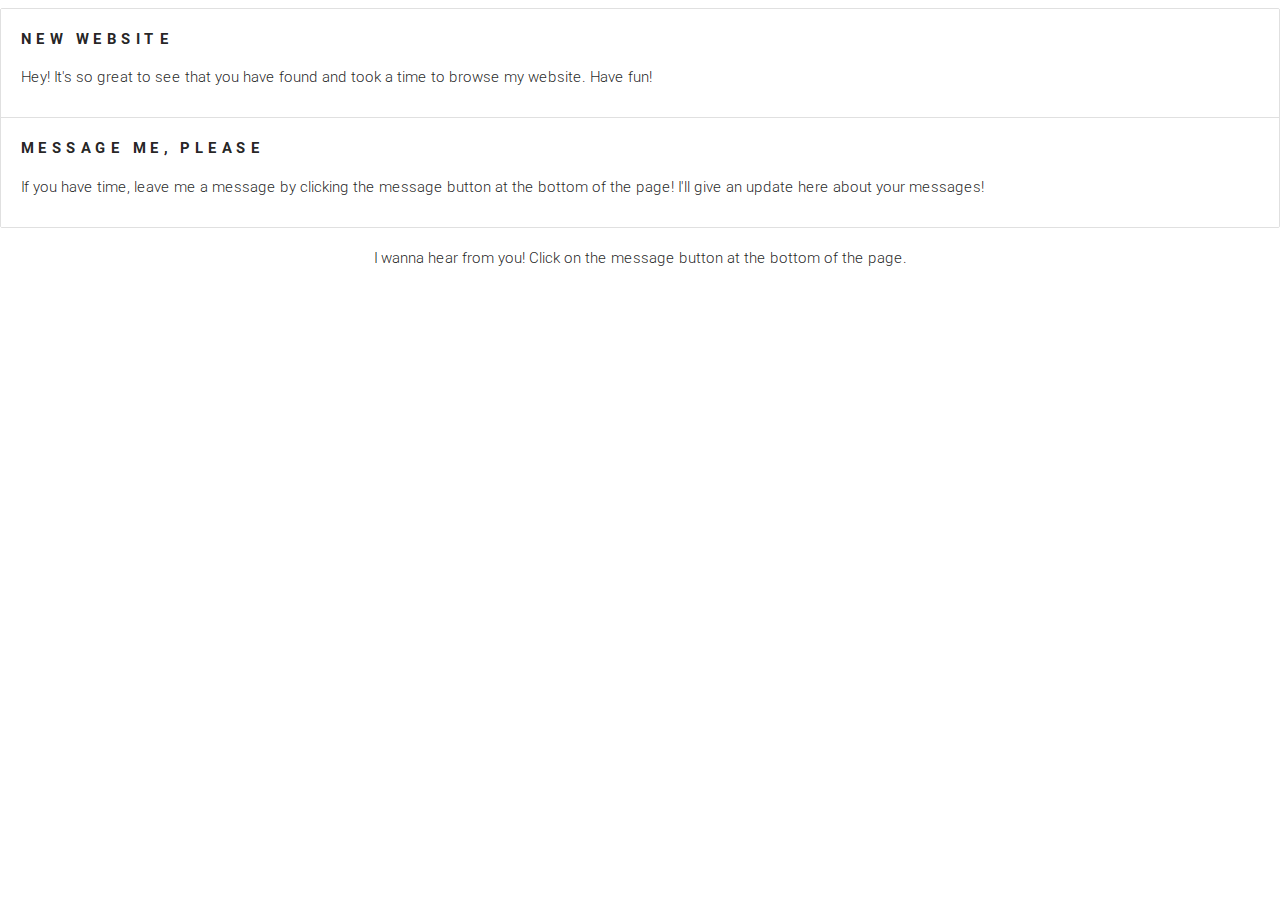
<file: notif.html>
<!DOCTYPE html>
<html>
<head>
	<link href="css/materialize.min.css" type="text/css" rel="stylesheet">
	<link href="css/main.css" type="text/css" rel="stylesheet">
</head>
<body>
<ul class="collection">
	<li class="collection-item dismissable">
		<h5 class="grid-header">NEW WEBSITE</h5>
		<p class="light">Hey! It's so great to see that you have found and took a time to browse my website. Have fun!</p>
	</li>
	<li class="collection-item dismissable">
		<h5 class="grid-header">MESSAGE ME, PLEASE</h5>
		<p class="light">If you have time, leave me a message by clicking the message button at the bottom of the page! I'll give an update here about your messages!</p>
	</li>
</ul>
<p class="center light">I wanna hear from you! Click on the message button at the bottom of the page.</p>
</body>
</html>
</file>
<file: index.css>
html, body {
  margin: 0;
  height: 100vh;
  width: 100vw;
  display: flex;
  align-items: center;
  justify-content: center;
  background-color: #011627;
  color: #fff;
  font-family: sans-serif;
}

.text-blue {
  color: #011627;
}

.container {
  padding: 20px;
  background-color: #fff;
  color: #000;
  width: 75%;
}

.title {
  font-family: 'Lobster', cursive;
  text-align: center;
  color: #2EC4B6;
  font-size: 28pt;
}

.information {
  font-family: 'Assistant', sans-serif;
}

.information p {
  margin: 10pt 0;
}

.information .label {
  font-weight: 800;
}
</file>
<file: norvylle/style.css>
#header{
	text-align: center;
}
p{
	text-align: center;
	font-family: Arial, Helvetica, sans-serif;
}
</file>
